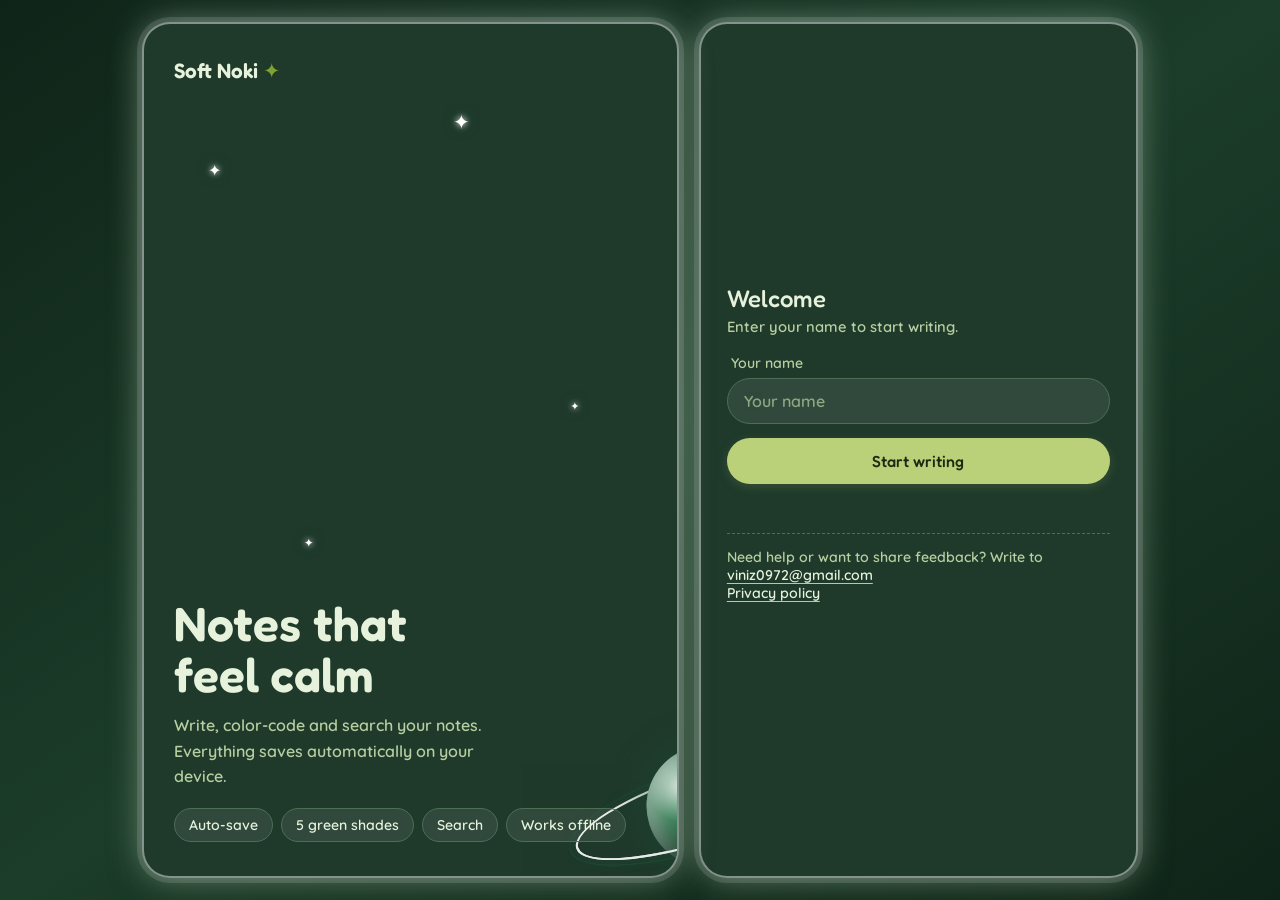
<file: index.html>
<!DOCTYPE html>
<html lang="en">
<head>
<meta charset="utf-8">
<meta name="viewport" content="width=device-width, initial-scale=1, viewport-fit=cover">
<title>Soft Noki</title>
<link rel="manifest" href="manifest.json">
<meta name="theme-color" content="#1c3d2a">
<link rel="icon" href="icon-192.png">
<link rel="apple-touch-icon" href="icon-192.png">
<link href="https://fonts.googleapis.com/css2?family=Fredoka:wght@400;500;600&family=Quicksand:wght@500;600;700&display=swap" rel="stylesheet">
<style>
:root {
  --ink: #2b3d1f;
  --muted: #4c6232;
  --line: #97C49E;
  --accent: #BAD17A;
  --accent-ink: #26361a;
  --panel-a: #CDE8D4;
  --panel-b: #CDE8D4;
  --c0: rgba(151, 196, 158, 0.5);
  --c1: rgba(186, 209, 122, 0.55);
  --c2: rgba(108, 155, 118, 0.35);
  --c3: rgba(128, 163, 47, 0.3);
  --c4: rgba(255, 255, 255, 0.6);
  --cute: 'Fredoka', 'Quicksand', system-ui, sans-serif;
}

*, *::before, *::after { box-sizing: border-box; }

html, body { height: 100%; margin: 0; }

/* ---------- soft dark-green page with a glowing outer area ---------- */
body {
  position: relative;
  overflow: hidden;
  color: var(--ink);
  font-family: 'Quicksand', system-ui, -apple-system, 'Segoe UI', sans-serif;
  font-weight: 600;
  font-size: 16px;
  background: linear-gradient(145deg, #6C9B76 0%, #97C49E 50%, #6C9B76 100%);
}

/* drifting glow blobs */
body::before {
  content: '';
  position: fixed;
  inset: -20%;
  background:
    radial-gradient(circle at 15% 20%, rgba(205, 232, 212, 0.7) 0, transparent 30%),
    radial-gradient(circle at 85% 30%, rgba(186, 209, 122, 0.45) 0, transparent 28%),
    radial-gradient(circle at 70% 90%, rgba(128, 163, 47, 0.3) 0, transparent 32%),
    radial-gradient(circle at 20% 85%, rgba(151, 196, 158, 0.55) 0, transparent 30%);
  filter: blur(30px);
  animation: glow 16s ease-in-out infinite alternate;
  pointer-events: none;
}

/* sparkles around the outer edge */
body::after {
  content: '';
  position: fixed;
  inset: 0;
  background-image:
    radial-gradient(circle, #ffffff 0 2px, transparent 3px),
    radial-gradient(circle, #ffffff 0 1.5px, transparent 3px),
    radial-gradient(circle, #ffffff 0 1px, transparent 2px);
  background-size: 170px 170px, 230px 230px, 110px 110px;
  background-position: 20px 30px, 90px 120px, 50px 70px;
  opacity: 0.7;
  animation: sparkle 4s ease-in-out infinite alternate;
  pointer-events: none;
}

.app {
  position: relative;
  z-index: 1;
  display: grid;
  grid-template-columns: 300px 1fr;
  gap: 18px;
  height: 100%;
  max-width: 1040px;
  margin: 0 auto;
  padding: 22px;
}

aside, main {
  display: flex;
  flex-direction: column;
  min-height: 0;
  overflow: hidden;
  border-radius: 28px;
  border: 2px solid rgba(255, 255, 255, 0.45);
  box-shadow:
    0 0 0 5px rgba(255, 255, 255, 0.14),
    0 0 34px rgba(205, 232, 212, 0.7),
    0 16px 36px rgba(52, 72, 30, 0.35);
}

aside { padding: 16px; background: var(--panel-a); }
main {
  position: relative;
  padding: 18px 22px;
  background: radial-gradient(circle at 50% 50%, #CDE8D4 0, #CDE8D4 50%, rgba(151, 196, 158, 0.6) 100%);
}

.top { display: flex; align-items: center; gap: 8px; margin-bottom: 12px; }
h1 {
  flex: 1;
  margin: 0;
  font-family: var(--cute);
  font-size: 1.5rem;
  font-weight: 600;
}
h1::after { content: ' ✦'; font-size: 0.8em; color: #80A32F; }

button {
  font-family: var(--cute);
  font-size: 0.95rem;
  font-weight: 500;
  border: 0;
  border-radius: 999px;
  padding: 9px 16px;
  background: var(--accent);
  color: var(--accent-ink);
  cursor: pointer;
  box-shadow: 0 3px 10px rgba(101, 126, 71, 0.35);
  transition: transform 0.15s, filter 0.15s;
}
button:hover { filter: brightness(1.07); transform: translateY(-1px); }
button:active { transform: scale(0.96); }
button.ghost { background: transparent; color: var(--muted); box-shadow: none; }

button:focus-visible,
input:focus-visible,
textarea:focus-visible,
.note:focus-visible { outline: 2px solid #657E47; outline-offset: 2px; }

.search {
  width: 100%;
  margin-bottom: 12px;
  padding: 10px 14px;
  font: inherit;
  color: var(--ink);
  background: rgba(255, 255, 255, 0.45);
  border: 1px solid var(--line);
  border-radius: 999px;
}

.list { flex: 1; display: flex; flex-direction: column; gap: 9px; overflow: auto; }

.note {
  padding: 11px 15px;
  border: 2px solid transparent;
  border-radius: 20px;
  cursor: pointer;
  transition: border-color 0.15s, transform 0.15s;
}
.note:hover { transform: translateY(-1px); }
.note.active { border-color: #80A32F; }
.note b, .note span {
  display: block;
  white-space: nowrap;
  overflow: hidden;
  text-overflow: ellipsis;
}
.note b { font-family: var(--cute); font-weight: 500; font-size: 1rem; }
.note span { margin-top: 2px; font-size: 0.82rem; color: var(--muted); }
.note small { font-size: 0.72rem; color: var(--muted); }

.empty { padding: 24px 8px; text-align: center; font-size: 0.9rem; color: var(--muted); }

main > :not(.sky) { position: relative; z-index: 1; }

.bar { display: flex; align-items: center; gap: 8px; margin-bottom: 8px; }
.status { flex: 1; font-size: 0.8rem; color: var(--muted); }

.swatch { display: flex; gap: 6px; }
.swatch i {
  width: 22px;
  height: 22px;
  border-radius: 50%;
  border: 2px solid rgba(255, 255, 255, 0.7);
  cursor: pointer;
}
.swatch i.on { border-color: #657E47; }

.title {
  width: 100%;
  padding: 6px 0;
  font-family: var(--cute);
  font-size: 1.8rem;
  font-weight: 500;
  color: var(--ink);
  background: transparent;
  border: 0;
}

textarea {
  flex: 1;
  width: 100%;
  padding: 8px 0;
  font-family: 'Quicksand', system-ui, sans-serif;
  font-size: 1.08rem;
  font-weight: 600;
  line-height: 1.85;
  color: var(--ink);
  background: transparent;
  border: 0;
  resize: none;
}

::placeholder { color: var(--muted); opacity: 0.75; }

/* ---------- Cosmic Saturn: fixed in the centre, moons orbit its rings ---------- */
.sky { position: absolute; inset: 0; z-index: 0; overflow: hidden; pointer-events: none; }

/* white magical sparkles */
.sky i {
  position: absolute;
  left: var(--x);
  top: var(--y);
  font-style: normal;
  font-size: 14px;
  line-height: 1;
  color: #ffffff;
  text-shadow: 0 0 3px #ffffff, 0 0 8px rgba(31, 77, 54, 0.85), 0 0 16px rgba(255, 255, 255, 0.8);
  animation: twinkle 3.4s ease-in-out var(--d) infinite;
}
.sky i::before { content: '\2726'; }
.sky i:nth-child(3n) { font-size: 20px; }
.sky i:nth-child(4n) { font-size: 10px; }

.system {
  position: absolute;
  left: 50%;
  top: 50%;
  width: 0;
  height: 0;
  opacity: 0.75;
  transform: rotate(-18deg);
}

.planet {
  position: absolute;
  left: -55px;
  top: -55px;
  width: 110px;
  height: 110px;
  border-radius: 50%;
  z-index: 1;
  background:
    radial-gradient(circle at 35% 28%, #f0fff5 0, #3f8a5f 30%, #1f4d36 62%, #0b2217 100%);
  box-shadow:
    inset -12px -14px 26px rgba(0, 20, 10, 0.6),
    inset 8px 8px 18px rgba(255, 255, 255, 0.5),
    0 0 28px 8px rgba(31, 77, 54, 0.5);
}

.ring {
  position: absolute;
  left: -125px;
  top: -32px;
  width: 250px;
  height: 64px;
  border: 2px solid #ffffff;
  border-radius: 50%;
  box-shadow: 0 0 10px 2px rgba(31, 77, 54, 0.35);
}
/* second, outer thin ring */
.ring::after {
  content: '';
  position: absolute;
  inset: -8px;
  border: 1.5px solid rgba(31, 77, 54, 0.75);
  border-radius: 50%;
}
.ring.back { z-index: 0; }
.ring.front { z-index: 2; clip-path: inset(50% -40px -40px -40px); }

/* moons: X and Y motion offset by a quarter turn make a smooth ellipse around the rings */
.mx {
  --t: 3s;
  position: absolute;
  left: 0;
  top: 0;
  animation: orbX var(--t) ease-in-out infinite alternate;
}
.my {
  position: absolute;
  left: -7px;
  top: 0;
  width: 14px;
  height: 14px;
  border-radius: 50%;
  background: radial-gradient(circle at 35% 30%, #ffffff, #cfe8d6);
  box-shadow: 0 0 12px 4px rgba(255, 255, 255, 0.95), 0 0 20px 6px rgba(31, 77, 54, 0.6);
  animation: orbY var(--t, 3s) ease-in-out calc(var(--t, 3s) / -2) infinite alternate;
}
.mx.m2 { --t: 4.6s; }
.mx.m2 .my {
  --t: 4.6s;
  left: -4.5px;
  width: 9px;
  height: 9px;
  background: radial-gradient(circle at 35% 30%, #ffffff, #9fd0ae);
  box-shadow: 0 0 10px 3px rgba(255, 255, 255, 0.95), 0 0 16px 5px rgba(31, 77, 54, 0.6);
}

@keyframes orbX { from { left: -125px; } to { left: 125px; } }
@keyframes orbY {
  from { top: -39px; z-index: 0; }
  to   { top: 25px;  z-index: 3; }
}
@keyframes twinkle {
  0%, 100% { opacity: 0.25; transform: scale(0.6) rotate(0deg); }
  50% { opacity: 1; transform: scale(1.25) rotate(25deg); }
}
@keyframes glow {
  from { transform: translate(-3%, -2%) scale(1); }
  to   { transform: translate(3%, 3%) scale(1.08); }
}
@keyframes sparkle { from { opacity: 0.25; } to { opacity: 0.85; } }

@media (max-width: 720px) {
  .app { grid-template-columns: 1fr; grid-template-rows: 240px 1fr; gap: 12px; padding: 12px; }
  .system { transform: rotate(-18deg) scale(0.75); }
}

@media (prefers-reduced-motion: reduce) {
  * { transition: none !important; }
  body::before, body::after, .mx, .my, .sky i { animation: none !important; }
}

/* ---- landing page ---- */
#landing{
  --ink:#2b3d1f;--muted:#4c6232;--line:#97C49E;--accent:#BAD17A;--accent-ink:#26361a;
  --panel:#CDE8D4;--bg1:#6C9B76;--bg2:#97C49E;--field:rgba(255,255,255,.55);--ring:#657E47;
  --cute:'Fredoka','Quicksand',system-ui,sans-serif;
  box-sizing:border-box;padding-top:env(safe-area-inset-top,0px);padding-bottom:env(safe-area-inset-bottom,0px);
}
#landing *,#landing *::before,#landing *::after{box-sizing:border-box}
#landing{margin:0;min-height:100vh;color:var(--ink);font-family:'Quicksand',system-ui,sans-serif;font-weight:600;font-size:16px;
  background:linear-gradient(145deg,var(--bg1),var(--bg2) 50%,var(--bg1));position:relative;overflow-x:hidden}
#landing .wrap{position:relative;z-index:1;max-width:1040px;margin:0 auto;padding:22px;display:grid;grid-template-columns:1.1fr .9fr;gap:20px;align-items:stretch;min-height:100vh}
#landing .panel{border-radius:28px;border:2px solid rgba(255,255,255,.45);background:var(--panel);
  box-shadow:0 0 0 5px rgba(255,255,255,.12),0 0 34px rgba(205,232,212,.45),0 16px 36px rgba(20,40,12,.3)}
#landing .hero{position:relative;overflow:hidden;padding:34px 30px;display:flex;flex-direction:column;justify-content:space-between;min-height:560px}
#landing .brand{font-family:var(--cute);font-weight:600;font-size:1.3rem;margin:0}
#landing .brand::after{content:' ✦';color:#80A32F}
#landing h1{font-family:var(--cute);font-weight:600;font-size:clamp(2rem,5vw,3rem);line-height:1.08;margin:0 0 12px;max-width:12ch}
#landing .lead{margin:0 0 18px;color:var(--muted);max-width:34ch;line-height:1.6}
#landing .copy{position:relative;z-index:2}
#landing .pills{display:flex;flex-wrap:wrap;gap:8px;margin:0;padding:0;list-style:none}
#landing .pills li{padding:7px 14px;border-radius:999px;background:var(--field);border:1px solid var(--line);font-size:.88rem}
#landing /* saturn */
.sys{position:absolute;right:-30px;bottom:70px;width:0;height:0;transform:rotate(-18deg) scale(1.1);opacity:.9}
#landing .planet{position:absolute;left:-55px;top:-55px;width:110px;height:110px;border-radius:50%;z-index:1;
  background:radial-gradient(circle at 35% 28%,#f0fff5 0,#3f8a5f 30%,#1f4d36 62%,#0b2217 100%);
  box-shadow:inset -12px -14px 26px rgba(0,20,10,.6),inset 8px 8px 18px rgba(255,255,255,.5),0 0 28px 8px rgba(31,77,54,.4)}
#landing .ring{position:absolute;left:-125px;top:-32px;width:250px;height:64px;border:2px solid #fff;border-radius:50%}
#landing .ring::after{content:'';position:absolute;inset:-8px;border:1.5px solid rgba(31,77,54,.7);border-radius:50%}
#landing .ring.back{z-index:0}
#landing .ring.front{z-index:2;clip-path:inset(50% -40px -40px -40px)}
#landing .mx{position:absolute;left:0;top:0;animation:ox 3s ease-in-out infinite alternate}
#landing .my{position:absolute;left:-7px;top:0;width:14px;height:14px;border-radius:50%;background:radial-gradient(circle at 35% 30%,#fff,#cfe8d6);
  box-shadow:0 0 12px 4px rgba(255,255,255,.95);animation:oy 3s ease-in-out -1.5s infinite alternate}
@keyframes ox{from{left:-125px}to{left:125px}}
@keyframes oy{from{top:-39px;z-index:0}to{top:25px;z-index:3}}
#landing .spark{position:absolute;color:#fff;text-shadow:0 0 6px #fff,0 0 14px rgba(31,77,54,.8);animation:tw 3.4s ease-in-out infinite;z-index:1}
@keyframes tw{0%,100%{opacity:.25;transform:scale(.6)}50%{opacity:1;transform:scale(1.2) rotate(25deg)}}
#landing /* login */
.card{padding:30px 26px;display:flex;flex-direction:column;justify-content:center}
#landing .tabs{display:flex;gap:6px;padding:5px;border-radius:999px;background:var(--field);margin-bottom:20px}
#landing .tabs button{flex:1;box-shadow:none;background:transparent;color:var(--muted)}
#landing .tabs button[aria-selected="true"]{background:var(--accent);color:var(--accent-ink);box-shadow:0 3px 10px rgba(101,126,71,.35)}
#landing h2{font-family:var(--cute);font-weight:500;font-size:1.5rem;margin:0 0 4px}
#landing .sub{margin:0 0 18px;color:var(--muted);font-size:.92rem}
#landing label{display:block;margin:0 0 6px 4px;font-size:.88rem;color:var(--muted)}
#landing input{width:100%;margin-bottom:14px;padding:12px 16px;font:inherit;color:var(--ink);background:var(--field);border:1px solid var(--line);border-radius:999px}
#landing input::placeholder{color:var(--muted);opacity:.7}
#landing button{font-family:var(--cute);font-size:1rem;font-weight:500;border:0;border-radius:999px;padding:11px 18px;background:var(--accent);color:var(--accent-ink);cursor:pointer;
  box-shadow:0 3px 10px rgba(101,126,71,.35);transition:transform .15s,filter .15s}
#landing button:hover{filter:brightness(1.07);transform:translateY(-1px)}
#landing button:active{transform:scale(.97)}
#landing .go{width:100%;padding:13px}
#landing button:focus-visible,#landing input:focus-visible,#landing a:focus-visible{outline:2px solid var(--ring);outline-offset:2px}
#landing .msg{min-height:1.4em;margin:12px 4px 0;font-size:.88rem}
#landing .msg.err{color:#a3361f}
#landing .msg.ok{color:var(--muted)}
#landing .foot{margin-top:18px;padding-top:14px;border-top:1px dashed var(--line);font-size:.88rem;color:var(--muted)}
#landing .foot a{color:var(--ink);text-decoration-color:var(--accent);text-underline-offset:3px}
@media (max-width:820px){#landing .wrap{grid-template-columns:1fr;padding:12px}
#landing .hero{min-height:440px}
#landing .sys{right:10px;bottom:30px;transform:rotate(-18deg) scale(.75)}}
@media (prefers-reduced-motion:reduce){#landing *{animation:none!important;transition:none!important}}

#landing{position:fixed;inset:0;z-index:10;overflow:auto;min-height:0;
  --ink:#e6f2dc;--muted:#b7cfa0;--line:#4c6e55;--accent:#BAD17A;--accent-ink:#1d2a12;--panel:#1f3a2b;--bg1:#0f2418;--bg2:#1c3d2a;--field:rgba(255,255,255,.08);--ring:#BAD17A;
  background:linear-gradient(145deg,#0f2418,#1c3d2a 50%,#0f2418)}
#landing .msg.err{color:#ffb4a0}
#landing h1::after{content:none}

</style>
</head>
<body>
<div id="landing">
<div class="wrap">
  <section class="panel hero" aria-label="About Soft Noki">
    <p class="brand">Soft Noki</p>
    <span class="spark" style="left:12%;top:16%">✦</span>
    <span class="spark" style="left:58%;top:10%;animation-delay:1.1s;font-size:20px">✦</span>
    <span class="spark" style="left:80%;top:44%;animation-delay:2s;font-size:11px">✦</span>
    <span class="spark" style="left:30%;top:60%;animation-delay:.6s;font-size:12px">✦</span>
    <div class="sys" aria-hidden="true">
      <span class="ring back"></span><div class="planet"></div><span class="ring front"></span>
      <span class="mx"><span class="my"></span></span>
    </div>
    <div class="copy">
      <h1>Notes that feel calm</h1>
      <p class="lead">Write, color-code and search your notes. Everything saves automatically on your device.</p>
      <ul class="pills">
        <li>Auto-save</li><li>5 green shades</li><li>Search</li><li>Works offline</li>
      </ul>
    </div>
  </section>

  <section class="panel card" aria-label="Start">
    <h2>Welcome</h2>
    <p class="sub">Enter your name to start writing.</p>
    <form id="f" novalidate>
      <label for="name">Your name</label>
      <input id="name" autocomplete="given-name" placeholder="Your name" maxlength="40">
      <button class="go" type="submit">Start writing</button>
      <p class="msg" id="msg" role="status" aria-live="polite"></p>
    </form>
    <p class="foot">Need help or want to share feedback? Write to <a href="mailto:viniz0972@gmail.com?subject=Soft%20Noki%20support">viniz0972@gmail.com</a><br><a href="privacy.html">Privacy policy</a></p>
  </section>
</div>
</div>
<div class="app">
    <aside>
      <div class="top">
        <h1>Soft Noki</h1>
        <button id="new">New note</button>
      </div>
      <input class="search" id="q" placeholder="Search notes" aria-label="Search notes">
      <div class="list" id="list"></div>
    </aside>

    <main>
      <!-- cute Saturn floating inside the writing page -->
      <div class="sky" aria-hidden="true">
        <i style="--x:12%;--y:14%;--d:0s"></i>
        <i style="--x:86%;--y:10%;--d:1.1s"></i>
        <i style="--x:48%;--y:22%;--d:2.3s"></i>
        <i style="--x:92%;--y:46%;--d:0.7s"></i>
        <i style="--x:8%;--y:62%;--d:1.9s"></i>
        <i style="--x:55%;--y:78%;--d:2.8s"></i>
        <i style="--x:30%;--y:92%;--d:1.4s"></i>
        <i style="--x:70%;--y:34%;--d:0.4s"></i>
        <i style="--x:24%;--y:40%;--d:2.5s"></i>
        <i style="--x:80%;--y:66%;--d:1.6s"></i>
        <i style="--x:64%;--y:92%;--d:0.2s"></i>
        <div class="system">
          <span class="ring back"></span>
          <div class="planet"></div>
          <span class="ring front"></span>
          <span class="mx"><span class="my moon"></span></span>
          <span class="mx m2"><span class="my moon"></span></span>
        </div>
      </div>

      <div class="bar">
        <div class="swatch" id="swatch" aria-label="Note shade"></div>
        <div class="status" id="status">Saved</div>
        <button class="ghost" id="del">Delete</button>
      </div>
      <input class="title" id="title" placeholder="Title" aria-label="Note title">
      <textarea id="body" placeholder="Start writing here…" aria-label="Note body"></textarea>
    </main>
  </div>

  <!-- Saving a note needs a few lines of JavaScript. HTML and CSS alone cannot store anything. -->
<script>
    var KEY = 'soft-noki-notes', notes = [], cur = null, timer = null;
    var $ = function (id) { return document.getElementById(id); };
    var list = $('list'), title = $('title'), body = $('body'), status = $('status'), q = $('q');

    function load() {
      try {
        var raw = localStorage.getItem(KEY);
        if (raw) { var d = JSON.parse(raw); if (Array.isArray(d)) notes = d; }
      } catch (e) {}
    }
    function persist() {
      try { localStorage.setItem(KEY, JSON.stringify(notes)); status.textContent = 'Saved'; }
      catch (e) { status.textContent = 'Could not save in this browser'; }
    }
    function uid() { return Date.now().toString(36) + Math.random().toString(36).slice(2, 6); }
    function find(id) { for (var i = 0; i < notes.length; i++) if (notes[i].id === id) return notes[i]; return null; }
    function newest() { return notes.slice().sort(function (a, b) { return b.t - a.t; }); }
    function ago(t) {
      var s = Math.floor((Date.now() - t) / 1000);
      if (s < 60) return 'just now';
      if (s < 3600) return Math.floor(s / 60) + ' min ago';
      if (s < 86400) return Math.floor(s / 3600) + ' hr ago';
      return new Date(t).toLocaleDateString(undefined, { month: 'short', day: 'numeric' });
    }

    function renderSwatch() {
      var s = $('swatch'); s.innerHTML = '';
      for (var i = 0; i < 5; i++) {
        (function (i) {
          var d = document.createElement('i');
          d.style.background = 'var(--c' + i + ')';
          if (cur && cur.c === i) d.className = 'on';
          d.title = 'Shade ' + (i + 1);
          d.onclick = function () { if (!cur) return; cur.c = i; touch(); renderSwatch(); renderList(); };
          s.appendChild(d);
        })(i);
      }
    }

    function renderList() {
      var term = q.value.trim().toLowerCase(), shown = 0;
      list.innerHTML = '';
      newest().forEach(function (n) {
        if (term && (n.title + ' ' + n.body).toLowerCase().indexOf(term) < 0) return;
        shown++;
        var el = document.createElement('div');
        el.className = 'note' + (cur && cur.id === n.id ? ' active' : '');
        el.tabIndex = 0;
        el.style.background = 'var(--c' + n.c + ')';
        var b = document.createElement('b'); b.textContent = n.title || 'Untitled';
        var p = document.createElement('span'); p.textContent = n.body.split('\n')[0] || 'No text yet';
        var m = document.createElement('small'); m.textContent = ago(n.t);
        el.appendChild(b); el.appendChild(p); el.appendChild(m);
        el.onclick = function () { open(n.id); };
        el.onkeydown = function (e) { if (e.key === 'Enter' || e.key === ' ') { e.preventDefault(); open(n.id); } };
        list.appendChild(el);
      });
      if (!shown) {
        var e = document.createElement('div'); e.className = 'empty';
        e.textContent = term ? 'No notes match your search.' : 'No notes yet. Press New note to start.';
        list.appendChild(e);
      }
    }

    function open(id) {
      cur = find(id);
      title.value = cur ? cur.title : '';
      body.value = cur ? cur.body : '';
      renderSwatch(); renderList();
    }
    function touch() {
      if (!cur) return;
      cur.t = Date.now(); status.textContent = 'Saving…';
      clearTimeout(timer);
      timer = setTimeout(function () { persist(); renderList(); }, 400);
    }
    function create() {
      var n = { id: uid(), title: '', body: '', c: notes.length % 5, t: Date.now() };
      notes.push(n); persist(); open(n.id); title.focus();
    }

    title.addEventListener('input', function () { if (!cur) create(); cur.title = title.value; touch(); });
    body.addEventListener('input', function () { if (!cur) create(); cur.body = body.value; touch(); });
    q.addEventListener('input', renderList);
    $('new').onclick = create;
    $('del').onclick = function () {
      if (!cur || !confirm('Delete this note?')) return;
      notes = notes.filter(function (n) { return n.id !== cur.id; });
      persist();
      var next = newest()[0];
      if (next) open(next.id);
      else { cur = null; title.value = ''; body.value = ''; renderSwatch(); renderList(); }
    };

    load();
    if (!notes.length) {
      notes.push({ id: uid(), title: 'Welcome to Soft Noki', c: 0, t: Date.now(),
        body: 'Everything you type saves automatically in this browser.\nPick a green shade above to color-code a note.' });
      persist();
    }
    open(newest()[0].id);
    setInterval(renderList, 60000);
  </script>
<script>
(function(){
  var APP='softnoki.html', K='soft-noki-name', n=document.getElementById('name');
  try{var old=localStorage.getItem(K); if(old) n.value=old;}catch(e){}
  document.getElementById('f').addEventListener('submit',function(e){
    e.preventDefault();
    var v=n.value.trim(), m=document.getElementById('msg');
    if(!v){m.className='msg err';m.textContent='Enter your name to continue.';return}
    try{localStorage.setItem(K,v);}catch(e){}
    var L=document.getElementById('landing');L.style.display='none';
  });
})();
</script>
<script>if("serviceWorker" in navigator){window.addEventListener("load",function(){navigator.serviceWorker.register("sw.js").catch(function(){});});}</script>
</body>
</html>
</file>
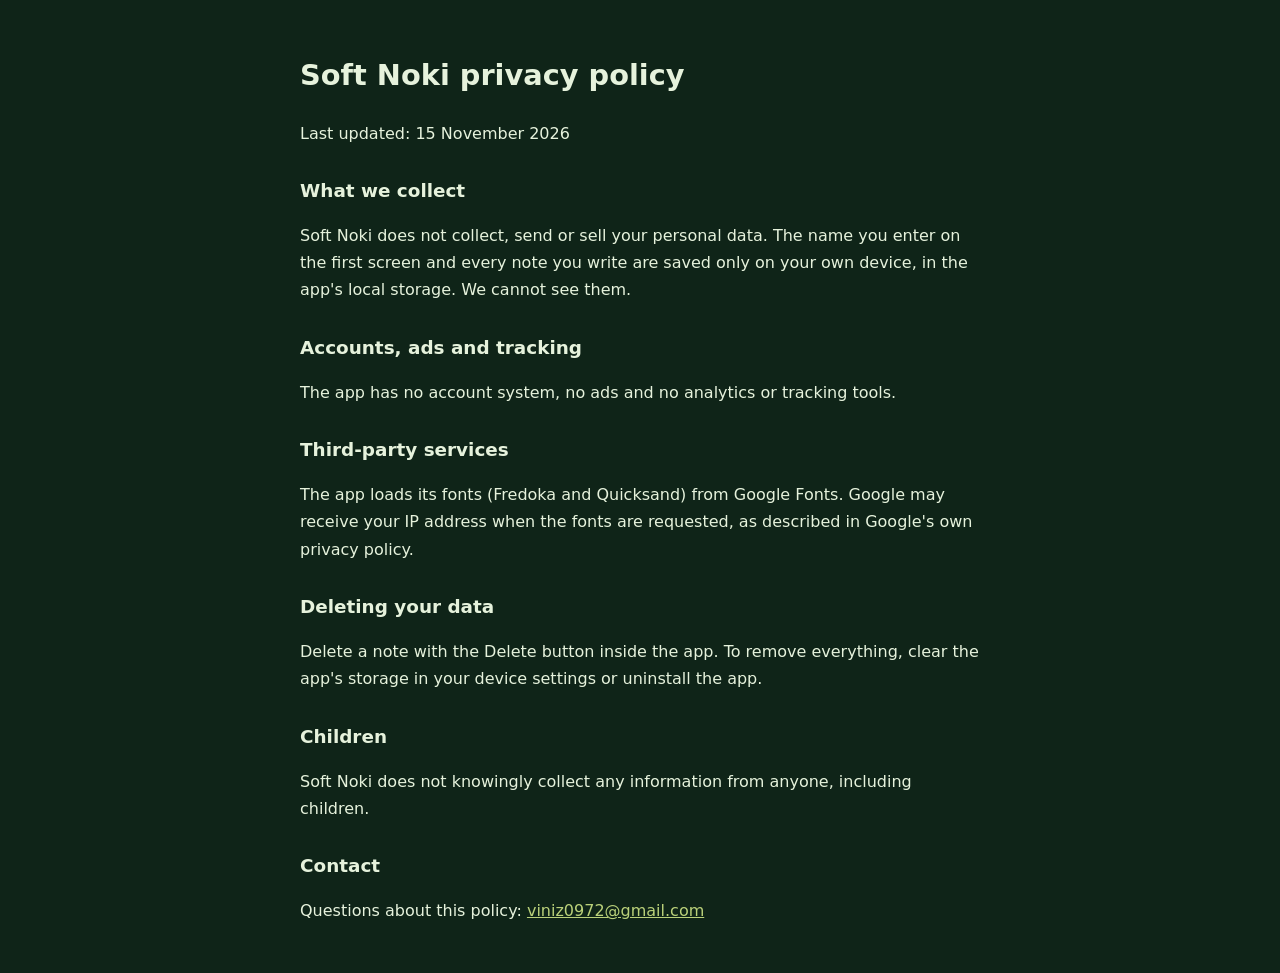
<file: privacy.html>
<!DOCTYPE html>
<html lang="en"><head><meta charset="utf-8"><meta name="viewport" content="width=device-width, initial-scale=1">
<title>Soft Noki – Privacy policy</title>
<style>body{margin:0;background:#0f2418;color:#e6f2dc;font:16px/1.7 system-ui,sans-serif}main{max-width:680px;margin:0 auto;padding:32px 20px}h1{font-size:1.8rem}h2{font-size:1.15rem;margin-top:28px}a{color:#BAD17A}</style></head>
<body><main>
<h1>Soft Noki privacy policy</h1>
<p>Last updated: 15 November 2026</p>
<h2>What we collect</h2>
<p>Soft Noki does not collect, send or sell your personal data. The name you enter on the first screen and every note you write are saved only on your own device, in the app's local storage. We cannot see them.</p>
<h2>Accounts, ads and tracking</h2>
<p>The app has no account system, no ads and no analytics or tracking tools.</p>
<h2>Third-party services</h2>
<p>The app loads its fonts (Fredoka and Quicksand) from Google Fonts. Google may receive your IP address when the fonts are requested, as described in Google's own privacy policy.</p>
<h2>Deleting your data</h2>
<p>Delete a note with the Delete button inside the app. To remove everything, clear the app's storage in your device settings or uninstall the app.</p>
<h2>Children</h2>
<p>Soft Noki does not knowingly collect any information from anyone, including children.</p>
<h2>Contact</h2>
<p>Questions about this policy: <a href="mailto:viniz0972@gmail.com">viniz0972@gmail.com</a></p>
</main></body></html>
</file>
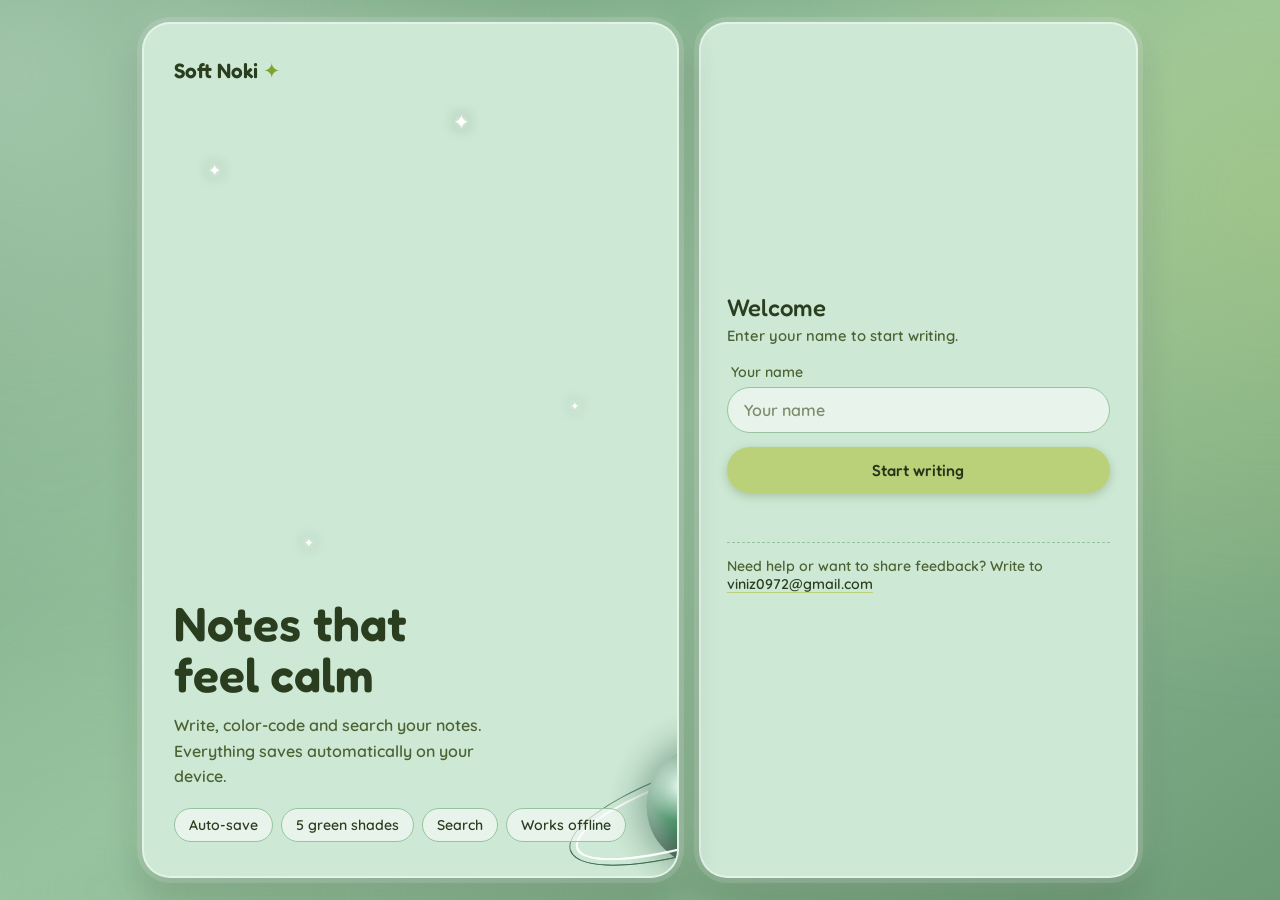
<file: Soft Noki/softnoki-landing-simple.html>
<!DOCTYPE html>
<html lang="en">
<head>
<meta charset="utf-8">
<meta name="viewport" content="width=device-width, initial-scale=1, viewport-fit=cover">
<title>Soft Noki – calm notes, saved on your device</title>
<link href="https://fonts.googleapis.com/css2?family=Fredoka:wght@400;500;600&family=Quicksand:wght@500;600;700&display=swap" rel="stylesheet">
<style>
:root{
  --ink:#2b3d1f;--muted:#4c6232;--line:#97C49E;--accent:#BAD17A;--accent-ink:#26361a;
  --panel:#CDE8D4;--bg1:#6C9B76;--bg2:#97C49E;--field:rgba(255,255,255,.55);--ring:#657E47;
  --cute:'Fredoka','Quicksand',system-ui,sans-serif;
  box-sizing:border-box;padding-top:env(safe-area-inset-top,0px);padding-bottom:env(safe-area-inset-bottom,0px);
}
@media (prefers-color-scheme:dark){
  :root:not([data-theme="light"]){--ink:#e6f2dc;--muted:#b7cfa0;--line:#4c6e55;--accent:#BAD17A;--accent-ink:#1d2a12;--panel:#1f3a2b;--bg1:#0f2418;--bg2:#1c3d2a;--field:rgba(255,255,255,.08);--ring:#BAD17A}
}
:root[data-theme="dark"]{--ink:#e6f2dc;--muted:#b7cfa0;--line:#4c6e55;--accent:#BAD17A;--accent-ink:#1d2a12;--panel:#1f3a2b;--bg1:#0f2418;--bg2:#1c3d2a;--field:rgba(255,255,255,.08);--ring:#BAD17A}
*,*::before,*::after{box-sizing:border-box}
html{scroll-padding-top:env(safe-area-inset-top,0px)}
body{margin:0;min-height:100vh;color:var(--ink);font-family:'Quicksand',system-ui,sans-serif;font-weight:600;font-size:16px;
  background:linear-gradient(145deg,var(--bg1),var(--bg2) 50%,var(--bg1));position:relative;overflow-x:hidden}
body::before{content:'';position:fixed;inset:-20%;pointer-events:none;filter:blur(30px);
  background:radial-gradient(circle at 15% 20%,rgba(205,232,212,.55) 0,transparent 30%),radial-gradient(circle at 85% 30%,rgba(186,209,122,.4) 0,transparent 28%),radial-gradient(circle at 20% 85%,rgba(151,196,158,.45) 0,transparent 30%);
  animation:glow 16s ease-in-out infinite alternate}
@keyframes glow{from{transform:translate(-3%,-2%) scale(1)}to{transform:translate(3%,3%) scale(1.08)}}
.wrap{position:relative;z-index:1;max-width:1040px;margin:0 auto;padding:22px;display:grid;grid-template-columns:1.1fr .9fr;gap:20px;align-items:stretch;min-height:100vh}
.panel{border-radius:28px;border:2px solid rgba(255,255,255,.45);background:var(--panel);
  box-shadow:0 0 0 5px rgba(255,255,255,.12),0 0 34px rgba(205,232,212,.45),0 16px 36px rgba(20,40,12,.3)}
.hero{position:relative;overflow:hidden;padding:34px 30px;display:flex;flex-direction:column;justify-content:space-between;min-height:560px}
.brand{font-family:var(--cute);font-weight:600;font-size:1.3rem;margin:0}
.brand::after{content:' ✦';color:#80A32F}
h1{font-family:var(--cute);font-weight:600;font-size:clamp(2rem,5vw,3rem);line-height:1.08;margin:0 0 12px;max-width:12ch}
.lead{margin:0 0 18px;color:var(--muted);max-width:34ch;line-height:1.6}
.copy{position:relative;z-index:2}
.pills{display:flex;flex-wrap:wrap;gap:8px;margin:0;padding:0;list-style:none}
.pills li{padding:7px 14px;border-radius:999px;background:var(--field);border:1px solid var(--line);font-size:.88rem}
/* saturn */
.sys{position:absolute;right:-30px;bottom:70px;width:0;height:0;transform:rotate(-18deg) scale(1.1);opacity:.9}
.planet{position:absolute;left:-55px;top:-55px;width:110px;height:110px;border-radius:50%;z-index:1;
  background:radial-gradient(circle at 35% 28%,#f0fff5 0,#3f8a5f 30%,#1f4d36 62%,#0b2217 100%);
  box-shadow:inset -12px -14px 26px rgba(0,20,10,.6),inset 8px 8px 18px rgba(255,255,255,.5),0 0 28px 8px rgba(31,77,54,.4)}
.ring{position:absolute;left:-125px;top:-32px;width:250px;height:64px;border:2px solid #fff;border-radius:50%}
.ring::after{content:'';position:absolute;inset:-8px;border:1.5px solid rgba(31,77,54,.7);border-radius:50%}
.ring.back{z-index:0}.ring.front{z-index:2;clip-path:inset(50% -40px -40px -40px)}
.mx{position:absolute;left:0;top:0;animation:ox 3s ease-in-out infinite alternate}
.my{position:absolute;left:-7px;top:0;width:14px;height:14px;border-radius:50%;background:radial-gradient(circle at 35% 30%,#fff,#cfe8d6);
  box-shadow:0 0 12px 4px rgba(255,255,255,.95);animation:oy 3s ease-in-out -1.5s infinite alternate}
@keyframes ox{from{left:-125px}to{left:125px}}
@keyframes oy{from{top:-39px;z-index:0}to{top:25px;z-index:3}}
.spark{position:absolute;color:#fff;text-shadow:0 0 6px #fff,0 0 14px rgba(31,77,54,.8);animation:tw 3.4s ease-in-out infinite;z-index:1}
@keyframes tw{0%,100%{opacity:.25;transform:scale(.6)}50%{opacity:1;transform:scale(1.2) rotate(25deg)}}
/* login */
.card{padding:30px 26px;display:flex;flex-direction:column;justify-content:center}
.tabs{display:flex;gap:6px;padding:5px;border-radius:999px;background:var(--field);margin-bottom:20px}
.tabs button{flex:1;box-shadow:none;background:transparent;color:var(--muted)}
.tabs button[aria-selected="true"]{background:var(--accent);color:var(--accent-ink);box-shadow:0 3px 10px rgba(101,126,71,.35)}
h2{font-family:var(--cute);font-weight:500;font-size:1.5rem;margin:0 0 4px}
.sub{margin:0 0 18px;color:var(--muted);font-size:.92rem}
label{display:block;margin:0 0 6px 4px;font-size:.88rem;color:var(--muted)}
input{width:100%;margin-bottom:14px;padding:12px 16px;font:inherit;color:var(--ink);background:var(--field);border:1px solid var(--line);border-radius:999px}
input::placeholder{color:var(--muted);opacity:.7}
button{font-family:var(--cute);font-size:1rem;font-weight:500;border:0;border-radius:999px;padding:11px 18px;background:var(--accent);color:var(--accent-ink);cursor:pointer;
  box-shadow:0 3px 10px rgba(101,126,71,.35);transition:transform .15s,filter .15s}
button:hover{filter:brightness(1.07);transform:translateY(-1px)}button:active{transform:scale(.97)}
.go{width:100%;padding:13px}
button:focus-visible,input:focus-visible,a:focus-visible{outline:2px solid var(--ring);outline-offset:2px}
.msg{min-height:1.4em;margin:12px 4px 0;font-size:.88rem}
.msg.err{color:#a3361f}.msg.ok{color:var(--muted)}
@media (prefers-color-scheme:dark){:root:not([data-theme="light"]) .msg.err{color:#ffb4a0}}
.foot{margin-top:18px;padding-top:14px;border-top:1px dashed var(--line);font-size:.88rem;color:var(--muted)}
.foot a{color:var(--ink);text-decoration-color:var(--accent);text-underline-offset:3px}
@media (max-width:820px){.wrap{grid-template-columns:1fr;padding:12px}.hero{min-height:440px}.sys{right:10px;bottom:30px;transform:rotate(-18deg) scale(.75)}}
@media (prefers-reduced-motion:reduce){*{animation:none!important;transition:none!important}}
</style>
</head>
<body>
<div class="wrap">
  <section class="panel hero" aria-label="About Soft Noki">
    <p class="brand">Soft Noki</p>
    <span class="spark" style="left:12%;top:16%">✦</span>
    <span class="spark" style="left:58%;top:10%;animation-delay:1.1s;font-size:20px">✦</span>
    <span class="spark" style="left:80%;top:44%;animation-delay:2s;font-size:11px">✦</span>
    <span class="spark" style="left:30%;top:60%;animation-delay:.6s;font-size:12px">✦</span>
    <div class="sys" aria-hidden="true">
      <span class="ring back"></span><div class="planet"></div><span class="ring front"></span>
      <span class="mx"><span class="my"></span></span>
    </div>
    <div class="copy">
      <h1>Notes that feel calm</h1>
      <p class="lead">Write, color-code and search your notes. Everything saves automatically on your device.</p>
      <ul class="pills">
        <li>Auto-save</li><li>5 green shades</li><li>Search</li><li>Works offline</li>
      </ul>
    </div>
  </section>

  <section class="panel card" aria-label="Start">
    <h2>Welcome</h2>
    <p class="sub">Enter your name to start writing.</p>
    <form id="f" novalidate>
      <label for="name">Your name</label>
      <input id="name" autocomplete="given-name" placeholder="Your name" maxlength="40">
      <button class="go" type="submit">Start writing</button>
      <p class="msg" id="msg" role="status" aria-live="polite"></p>
    </form>
    <p class="foot">Need help or want to share feedback? Write to <a href="mailto:viniz0972@gmail.com?subject=Soft%20Noki%20support">viniz0972@gmail.com</a></p>
  </section>
</div>

<script>
(function(){
  var APP='softnoki.html', K='soft-noki-name', n=document.getElementById('name');
  try{var old=localStorage.getItem(K); if(old) n.value=old;}catch(e){}
  document.getElementById('f').addEventListener('submit',function(e){
    e.preventDefault();
    var v=n.value.trim(), m=document.getElementById('msg');
    if(!v){m.className='msg err';m.textContent='Enter your name to continue.';return}
    try{localStorage.setItem(K,v);}catch(e){}
    location.href=APP;
  });
})();
</script>
</body>
</html>
</file>
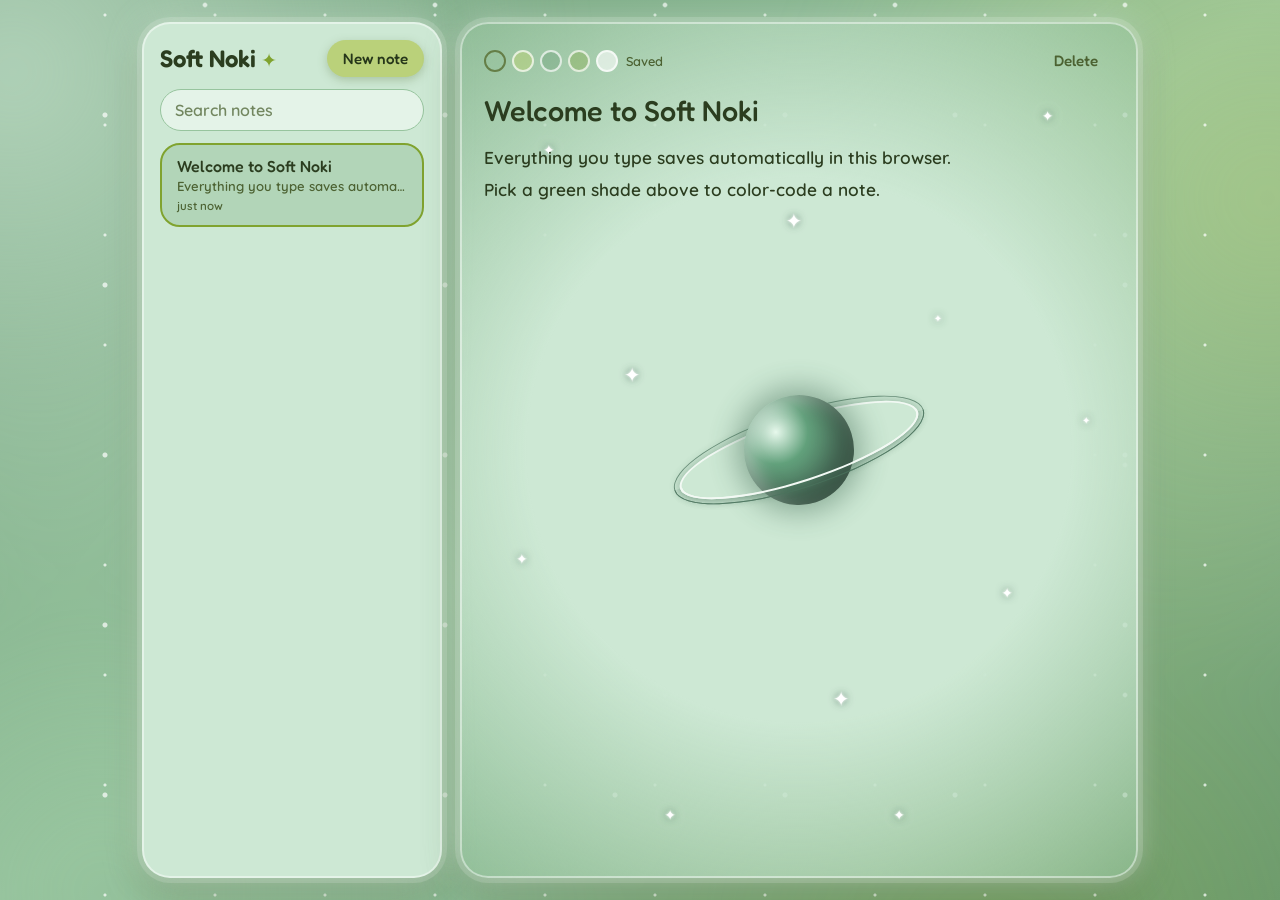
<file: Soft Noki/softnoki.html>
<!DOCTYPE html>
<html lang="en">
<head>
  <meta charset="utf-8">
  <meta name="viewport" content="width=device-width, initial-scale=1">
  <title>Soft Noki</title>
  <link href="https://fonts.googleapis.com/css2?family=Fredoka:wght@400;500;600&family=Quicksand:wght@500;600;700&display=swap" rel="stylesheet">
  <link rel="stylesheet" href="soft.css">
</head>
<body>
  <div class="app">
    <aside>
      <div class="top">
        <h1>Soft Noki</h1>
        <button id="new">New note</button>
      </div>
      <input class="search" id="q" placeholder="Search notes" aria-label="Search notes">
      <div class="list" id="list"></div>
    </aside>

    <main>
      <!-- cute Saturn floating inside the writing page -->
      <div class="sky" aria-hidden="true">
        <i style="--x:12%;--y:14%;--d:0s"></i>
        <i style="--x:86%;--y:10%;--d:1.1s"></i>
        <i style="--x:48%;--y:22%;--d:2.3s"></i>
        <i style="--x:92%;--y:46%;--d:0.7s"></i>
        <i style="--x:8%;--y:62%;--d:1.9s"></i>
        <i style="--x:55%;--y:78%;--d:2.8s"></i>
        <i style="--x:30%;--y:92%;--d:1.4s"></i>
        <i style="--x:70%;--y:34%;--d:0.4s"></i>
        <i style="--x:24%;--y:40%;--d:2.5s"></i>
        <i style="--x:80%;--y:66%;--d:1.6s"></i>
        <i style="--x:64%;--y:92%;--d:0.2s"></i>
        <div class="system">
          <span class="ring back"></span>
          <div class="planet"></div>
          <span class="ring front"></span>
          <span class="mx"><span class="my moon"></span></span>
          <span class="mx m2"><span class="my moon"></span></span>
        </div>
      </div>

      <div class="bar">
        <div class="swatch" id="swatch" aria-label="Note shade"></div>
        <div class="status" id="status">Saved</div>
        <button class="ghost" id="del">Delete</button>
      </div>
      <input class="title" id="title" placeholder="Title" aria-label="Note title">
      <textarea id="body" placeholder="Start writing here…" aria-label="Note body"></textarea>
    </main>
  </div>

  <!-- Saving a note needs a few lines of JavaScript. HTML and CSS alone cannot store anything. -->
  <script>
    var KEY = 'soft-noki-notes', notes = [], cur = null, timer = null;
    var $ = function (id) { return document.getElementById(id); };
    var list = $('list'), title = $('title'), body = $('body'), status = $('status'), q = $('q');

    function load() {
      try {
        var raw = localStorage.getItem(KEY);
        if (raw) { var d = JSON.parse(raw); if (Array.isArray(d)) notes = d; }
      } catch (e) {}
    }
    function persist() {
      try { localStorage.setItem(KEY, JSON.stringify(notes)); status.textContent = 'Saved'; }
      catch (e) { status.textContent = 'Could not save in this browser'; }
    }
    function uid() { return Date.now().toString(36) + Math.random().toString(36).slice(2, 6); }
    function find(id) { for (var i = 0; i < notes.length; i++) if (notes[i].id === id) return notes[i]; return null; }
    function newest() { return notes.slice().sort(function (a, b) { return b.t - a.t; }); }
    function ago(t) {
      var s = Math.floor((Date.now() - t) / 1000);
      if (s < 60) return 'just now';
      if (s < 3600) return Math.floor(s / 60) + ' min ago';
      if (s < 86400) return Math.floor(s / 3600) + ' hr ago';
      return new Date(t).toLocaleDateString(undefined, { month: 'short', day: 'numeric' });
    }

    function renderSwatch() {
      var s = $('swatch'); s.innerHTML = '';
      for (var i = 0; i < 5; i++) {
        (function (i) {
          var d = document.createElement('i');
          d.style.background = 'var(--c' + i + ')';
          if (cur && cur.c === i) d.className = 'on';
          d.title = 'Shade ' + (i + 1);
          d.onclick = function () { if (!cur) return; cur.c = i; touch(); renderSwatch(); renderList(); };
          s.appendChild(d);
        })(i);
      }
    }

    function renderList() {
      var term = q.value.trim().toLowerCase(), shown = 0;
      list.innerHTML = '';
      newest().forEach(function (n) {
        if (term && (n.title + ' ' + n.body).toLowerCase().indexOf(term) < 0) return;
        shown++;
        var el = document.createElement('div');
        el.className = 'note' + (cur && cur.id === n.id ? ' active' : '');
        el.tabIndex = 0;
        el.style.background = 'var(--c' + n.c + ')';
        var b = document.createElement('b'); b.textContent = n.title || 'Untitled';
        var p = document.createElement('span'); p.textContent = n.body.split('\n')[0] || 'No text yet';
        var m = document.createElement('small'); m.textContent = ago(n.t);
        el.appendChild(b); el.appendChild(p); el.appendChild(m);
        el.onclick = function () { open(n.id); };
        el.onkeydown = function (e) { if (e.key === 'Enter' || e.key === ' ') { e.preventDefault(); open(n.id); } };
        list.appendChild(el);
      });
      if (!shown) {
        var e = document.createElement('div'); e.className = 'empty';
        e.textContent = term ? 'No notes match your search.' : 'No notes yet. Press New note to start.';
        list.appendChild(e);
      }
    }

    function open(id) {
      cur = find(id);
      title.value = cur ? cur.title : '';
      body.value = cur ? cur.body : '';
      renderSwatch(); renderList();
    }
    function touch() {
      if (!cur) return;
      cur.t = Date.now(); status.textContent = 'Saving…';
      clearTimeout(timer);
      timer = setTimeout(function () { persist(); renderList(); }, 400);
    }
    function create() {
      var n = { id: uid(), title: '', body: '', c: notes.length % 5, t: Date.now() };
      notes.push(n); persist(); open(n.id); title.focus();
    }

    title.addEventListener('input', function () { if (!cur) create(); cur.title = title.value; touch(); });
    body.addEventListener('input', function () { if (!cur) create(); cur.body = body.value; touch(); });
    q.addEventListener('input', renderList);
    $('new').onclick = create;
    $('del').onclick = function () {
      if (!cur || !confirm('Delete this note?')) return;
      notes = notes.filter(function (n) { return n.id !== cur.id; });
      persist();
      var next = newest()[0];
      if (next) open(next.id);
      else { cur = null; title.value = ''; body.value = ''; renderSwatch(); renderList(); }
    };

    load();
    if (!notes.length) {
      notes.push({ id: uid(), title: 'Welcome to Soft Noki', c: 0, t: Date.now(),
        body: 'Everything you type saves automatically in this browser.\nPick a green shade above to color-code a note.' });
      persist();
    }
    open(newest()[0].id);
    setInterval(renderList, 60000);
  </script>
</body>
</html>
</file>
<file: Soft Noki/soft.css>
:root {
  --ink: #2b3d1f;
  --muted: #4c6232;
  --line: #97C49E;
  --accent: #BAD17A;
  --accent-ink: #26361a;
  --panel-a: #CDE8D4;
  --panel-b: #CDE8D4;
  --c0: rgba(151, 196, 158, 0.5);
  --c1: rgba(186, 209, 122, 0.55);
  --c2: rgba(108, 155, 118, 0.35);
  --c3: rgba(128, 163, 47, 0.3);
  --c4: rgba(255, 255, 255, 0.6);
  --cute: 'Fredoka', 'Quicksand', system-ui, sans-serif;
}

*, *::before, *::after { box-sizing: border-box; }

html, body { height: 100%; margin: 0; }

/* ---------- soft dark-green page with a glowing outer area ---------- */
body {
  position: relative;
  overflow: hidden;
  color: var(--ink);
  font-family: 'Quicksand', system-ui, -apple-system, 'Segoe UI', sans-serif;
  font-weight: 600;
  font-size: 16px;
  background: linear-gradient(145deg, #6C9B76 0%, #97C49E 50%, #6C9B76 100%);
}

/* drifting glow blobs */
body::before {
  content: '';
  position: fixed;
  inset: -20%;
  background:
    radial-gradient(circle at 15% 20%, rgba(205, 232, 212, 0.7) 0, transparent 30%),
    radial-gradient(circle at 85% 30%, rgba(186, 209, 122, 0.45) 0, transparent 28%),
    radial-gradient(circle at 70% 90%, rgba(128, 163, 47, 0.3) 0, transparent 32%),
    radial-gradient(circle at 20% 85%, rgba(151, 196, 158, 0.55) 0, transparent 30%);
  filter: blur(30px);
  animation: glow 16s ease-in-out infinite alternate;
  pointer-events: none;
}

/* sparkles around the outer edge */
body::after {
  content: '';
  position: fixed;
  inset: 0;
  background-image:
    radial-gradient(circle, #ffffff 0 2px, transparent 3px),
    radial-gradient(circle, #ffffff 0 1.5px, transparent 3px),
    radial-gradient(circle, #ffffff 0 1px, transparent 2px);
  background-size: 170px 170px, 230px 230px, 110px 110px;
  background-position: 20px 30px, 90px 120px, 50px 70px;
  opacity: 0.7;
  animation: sparkle 4s ease-in-out infinite alternate;
  pointer-events: none;
}

.app {
  position: relative;
  z-index: 1;
  display: grid;
  grid-template-columns: 300px 1fr;
  gap: 18px;
  height: 100%;
  max-width: 1040px;
  margin: 0 auto;
  padding: 22px;
}

aside, main {
  display: flex;
  flex-direction: column;
  min-height: 0;
  overflow: hidden;
  border-radius: 28px;
  border: 2px solid rgba(255, 255, 255, 0.45);
  box-shadow:
    0 0 0 5px rgba(255, 255, 255, 0.14),
    0 0 34px rgba(205, 232, 212, 0.7),
    0 16px 36px rgba(52, 72, 30, 0.35);
}

aside { padding: 16px; background: var(--panel-a); }
main {
  position: relative;
  padding: 18px 22px;
  background: radial-gradient(circle at 50% 50%, #CDE8D4 0, #CDE8D4 50%, rgba(151, 196, 158, 0.6) 100%);
}

.top { display: flex; align-items: center; gap: 8px; margin-bottom: 12px; }
h1 {
  flex: 1;
  margin: 0;
  font-family: var(--cute);
  font-size: 1.5rem;
  font-weight: 600;
}
h1::after { content: ' ✦'; font-size: 0.8em; color: #80A32F; }

button {
  font-family: var(--cute);
  font-size: 0.95rem;
  font-weight: 500;
  border: 0;
  border-radius: 999px;
  padding: 9px 16px;
  background: var(--accent);
  color: var(--accent-ink);
  cursor: pointer;
  box-shadow: 0 3px 10px rgba(101, 126, 71, 0.35);
  transition: transform 0.15s, filter 0.15s;
}
button:hover { filter: brightness(1.07); transform: translateY(-1px); }
button:active { transform: scale(0.96); }
button.ghost { background: transparent; color: var(--muted); box-shadow: none; }

button:focus-visible,
input:focus-visible,
textarea:focus-visible,
.note:focus-visible { outline: 2px solid #657E47; outline-offset: 2px; }

.search {
  width: 100%;
  margin-bottom: 12px;
  padding: 10px 14px;
  font: inherit;
  color: var(--ink);
  background: rgba(255, 255, 255, 0.45);
  border: 1px solid var(--line);
  border-radius: 999px;
}

.list { flex: 1; display: flex; flex-direction: column; gap: 9px; overflow: auto; }

.note {
  padding: 11px 15px;
  border: 2px solid transparent;
  border-radius: 20px;
  cursor: pointer;
  transition: border-color 0.15s, transform 0.15s;
}
.note:hover { transform: translateY(-1px); }
.note.active { border-color: #80A32F; }
.note b, .note span {
  display: block;
  white-space: nowrap;
  overflow: hidden;
  text-overflow: ellipsis;
}
.note b { font-family: var(--cute); font-weight: 500; font-size: 1rem; }
.note span { margin-top: 2px; font-size: 0.82rem; color: var(--muted); }
.note small { font-size: 0.72rem; color: var(--muted); }

.empty { padding: 24px 8px; text-align: center; font-size: 0.9rem; color: var(--muted); }

main > :not(.sky) { position: relative; z-index: 1; }

.bar { display: flex; align-items: center; gap: 8px; margin-bottom: 8px; }
.status { flex: 1; font-size: 0.8rem; color: var(--muted); }

.swatch { display: flex; gap: 6px; }
.swatch i {
  width: 22px;
  height: 22px;
  border-radius: 50%;
  border: 2px solid rgba(255, 255, 255, 0.7);
  cursor: pointer;
}
.swatch i.on { border-color: #657E47; }

.title {
  width: 100%;
  padding: 6px 0;
  font-family: var(--cute);
  font-size: 1.8rem;
  font-weight: 500;
  color: var(--ink);
  background: transparent;
  border: 0;
}

textarea {
  flex: 1;
  width: 100%;
  padding: 8px 0;
  font-family: 'Quicksand', system-ui, sans-serif;
  font-size: 1.08rem;
  font-weight: 600;
  line-height: 1.85;
  color: var(--ink);
  background: transparent;
  border: 0;
  resize: none;
}

::placeholder { color: var(--muted); opacity: 0.75; }

/* ---------- Cosmic Saturn: fixed in the centre, moons orbit its rings ---------- */
.sky { position: absolute; inset: 0; z-index: 0; overflow: hidden; pointer-events: none; }

/* white magical sparkles */
.sky i {
  position: absolute;
  left: var(--x);
  top: var(--y);
  font-style: normal;
  font-size: 14px;
  line-height: 1;
  color: #ffffff;
  text-shadow: 0 0 3px #ffffff, 0 0 8px rgba(31, 77, 54, 0.85), 0 0 16px rgba(255, 255, 255, 0.8);
  animation: twinkle 3.4s ease-in-out var(--d) infinite;
}
.sky i::before { content: '\2726'; }
.sky i:nth-child(3n) { font-size: 20px; }
.sky i:nth-child(4n) { font-size: 10px; }

.system {
  position: absolute;
  left: 50%;
  top: 50%;
  width: 0;
  height: 0;
  opacity: 0.75;
  transform: rotate(-18deg);
}

.planet {
  position: absolute;
  left: -55px;
  top: -55px;
  width: 110px;
  height: 110px;
  border-radius: 50%;
  z-index: 1;
  background:
    radial-gradient(circle at 35% 28%, #f0fff5 0, #3f8a5f 30%, #1f4d36 62%, #0b2217 100%);
  box-shadow:
    inset -12px -14px 26px rgba(0, 20, 10, 0.6),
    inset 8px 8px 18px rgba(255, 255, 255, 0.5),
    0 0 28px 8px rgba(31, 77, 54, 0.5);
}

.ring {
  position: absolute;
  left: -125px;
  top: -32px;
  width: 250px;
  height: 64px;
  border: 2px solid #ffffff;
  border-radius: 50%;
  box-shadow: 0 0 10px 2px rgba(31, 77, 54, 0.35);
}
/* second, outer thin ring */
.ring::after {
  content: '';
  position: absolute;
  inset: -8px;
  border: 1.5px solid rgba(31, 77, 54, 0.75);
  border-radius: 50%;
}
.ring.back { z-index: 0; }
.ring.front { z-index: 2; clip-path: inset(50% -40px -40px -40px); }

/* moons: X and Y motion offset by a quarter turn make a smooth ellipse around the rings */
.mx {
  --t: 3s;
  position: absolute;
  left: 0;
  top: 0;
  animation: orbX var(--t) ease-in-out infinite alternate;
}
.my {
  position: absolute;
  left: -7px;
  top: 0;
  width: 14px;
  height: 14px;
  border-radius: 50%;
  background: radial-gradient(circle at 35% 30%, #ffffff, #cfe8d6);
  box-shadow: 0 0 12px 4px rgba(255, 255, 255, 0.95), 0 0 20px 6px rgba(31, 77, 54, 0.6);
  animation: orbY var(--t, 3s) ease-in-out calc(var(--t, 3s) / -2) infinite alternate;
}
.mx.m2 { --t: 4.6s; }
.mx.m2 .my {
  --t: 4.6s;
  left: -4.5px;
  width: 9px;
  height: 9px;
  background: radial-gradient(circle at 35% 30%, #ffffff, #9fd0ae);
  box-shadow: 0 0 10px 3px rgba(255, 255, 255, 0.95), 0 0 16px 5px rgba(31, 77, 54, 0.6);
}

@keyframes orbX { from { left: -125px; } to { left: 125px; } }
@keyframes orbY {
  from { top: -39px; z-index: 0; }
  to   { top: 25px;  z-index: 3; }
}
@keyframes twinkle {
  0%, 100% { opacity: 0.25; transform: scale(0.6) rotate(0deg); }
  50% { opacity: 1; transform: scale(1.25) rotate(25deg); }
}
@keyframes glow {
  from { transform: translate(-3%, -2%) scale(1); }
  to   { transform: translate(3%, 3%) scale(1.08); }
}
@keyframes sparkle { from { opacity: 0.25; } to { opacity: 0.85; } }

@media (max-width: 720px) {
  .app { grid-template-columns: 1fr; grid-template-rows: 240px 1fr; gap: 12px; padding: 12px; }
  .system { transform: rotate(-18deg) scale(0.75); }
}

@media (prefers-reduced-motion: reduce) {
  * { transition: none !important; }
  body::before, body::after, .mx, .my, .sky i { animation: none !important; }
}
</file>
